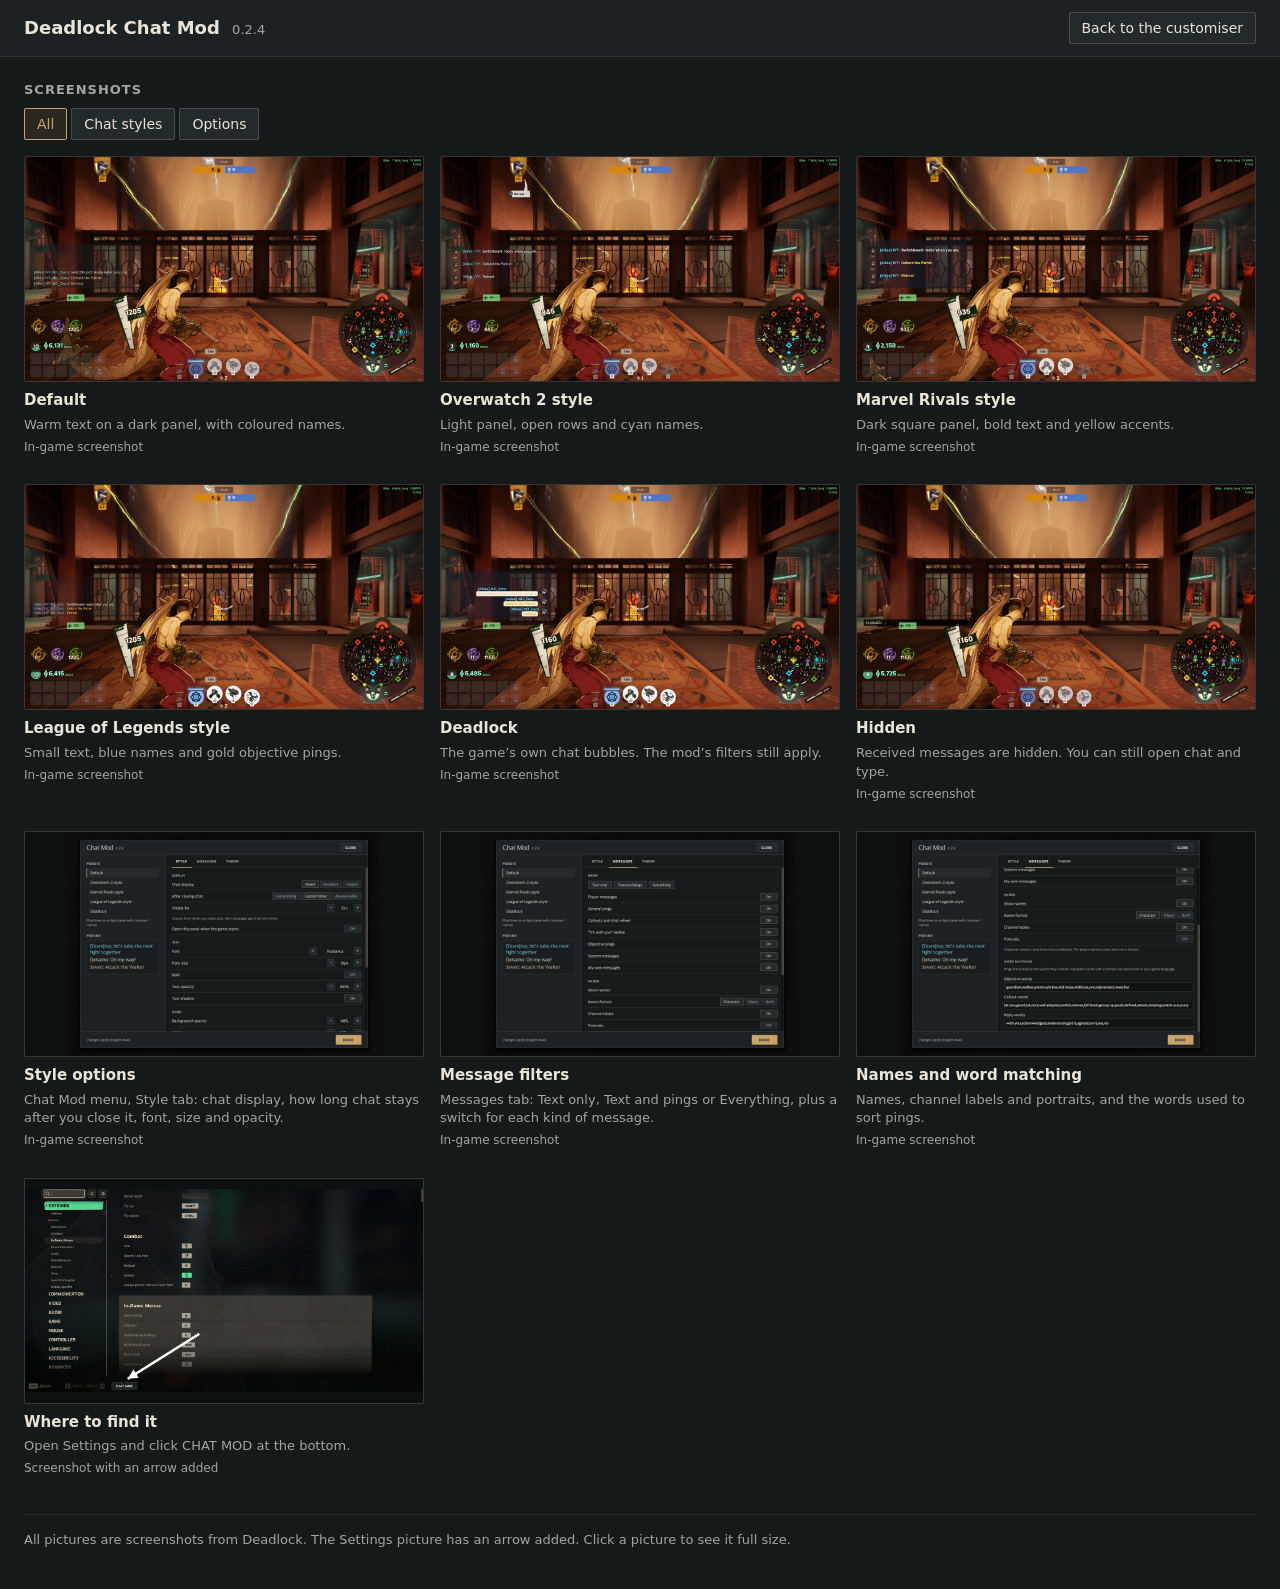
<file: gallery/index.html>
<!doctype html>
<html lang="en-GB">
<head>
  <meta charset="utf-8"><meta name="viewport" content="width=device-width,initial-scale=1">
  <meta name="color-scheme" content="dark">
  <title>Deadlock Chat Mod screenshots</title>
  <link rel="stylesheet" href="style.css"><script src="app.js" defer></script>
</head>
<body>
  <header class="topbar">
    <h1>Deadlock Chat Mod <span class="version" id="version"></span></h1>
    <a class="button" href="/">Back to the customiser</a>
  </header>
  <main>
    <h2 class="heading">Screenshots</h2>
    <div class="filters" role="group" aria-label="Show">
      <button type="button" class="filter" aria-pressed="true" data-filter="all">All</button>
      <button type="button" class="filter" aria-pressed="false" data-filter="styles">Chat styles</button>
      <button type="button" class="filter" aria-pressed="false" data-filter="controls">Options</button>
    </div>
    <section id="gallery" class="grid" aria-label="Screenshots"><p class="hint">Loading…</p></section>
    <p class="hint footnote">All pictures are screenshots from Deadlock. The Settings picture has an arrow added. Click a picture to see it full size.</p>
  </main>
  <dialog id="lightbox" aria-labelledby="picture-title">
    <img id="picture" alt="">
    <div class="picture-info">
      <div><h2 id="picture-title"></h2><p id="picture-caption"></p></div>
      <div class="button-row"><button type="button" class="button" id="previous">Previous</button><button type="button" class="button" id="next">Next</button><button type="button" class="button" id="close">Close</button></div>
    </div>
  </dialog>
</body>
</html>
</file>
<file: gallery/style.css>
@charset "UTF-8";
/* Deadlock Chat Mod - screenshot page. Same palette as the customiser and the in-game panel. */
:root {
  --bg: #15191a; --panel: #1c2224; --raised: #232a2c; --line: #ffffff14; --line-strong: #ffffff2a;
  --text: #e9e4d8; --muted: #9ea7a3; --brass: #c8a46a;
  color-scheme: dark; font-family: "Segoe UI", system-ui, sans-serif; font-size: 14px; line-height: 1.45;
  color: var(--text); background: var(--bg);
}
* { box-sizing: border-box; }
body { margin: 0; min-width: 320px; }
button { font: inherit; color: inherit; }
a { color: var(--brass); }
:focus-visible { outline: 2px solid var(--brass); outline-offset: 2px; }
.topbar { display: flex; flex-wrap: wrap; align-items: center; gap: 8px 24px; padding: 12px 24px; background: var(--panel); border-bottom: 1px solid var(--line); }
.topbar h1 { margin: 0 auto 0 0; font-size: 18px; font-weight: 600; }
.version { margin-left: 6px; font-size: 13px; font-weight: 400; color: var(--muted); }
main { max-width: 1400px; margin: 0 auto; padding: 16px 24px 32px; }
.heading { margin: 8px 0; font-size: 13px; font-weight: 600; letter-spacing: 1px; text-transform: uppercase; color: var(--muted); }
.hint { margin: 8px 0; font-size: 13px; color: var(--muted); }
.footnote { margin-top: 32px; padding-top: 16px; border-top: 1px solid var(--line); }
.button, .filter {
  display: inline-flex; align-items: center; justify-content: center; min-height: 32px; padding: 5px 12px;
  background: var(--raised); border: 1px solid var(--line-strong); border-radius: 2px; color: var(--text);
  text-decoration: none; cursor: pointer;
}
.button:hover, .filter:hover { border-color: #ffffff66; }
.filters { display: flex; flex-wrap: wrap; gap: 4px; margin: 8px 0 16px; }
.filter[aria-pressed="true"] { border-color: var(--brass); color: var(--brass); background: #2a2721; }
.grid { display: grid; grid-template-columns: repeat(auto-fill, minmax(300px, 1fr)); gap: 24px 16px; }
.card { margin: 0; }
.card button { display: block; width: 100%; padding: 0; background: #0d1011; border: 1px solid var(--line-strong); border-radius: 2px; cursor: zoom-in; }
.card button:hover { border-color: var(--brass); }
.card img { display: block; width: 100%; height: auto; aspect-ratio: 16 / 9; object-fit: contain; }
.card h3 { margin: 8px 0 4px; font-size: 15px; font-weight: 600; }
.card p { margin: 0 0 4px; font-size: 13px; color: var(--muted); }
.card .kind { font-size: 12px; }
dialog { max-width: min(96vw, 1800px); max-height: 96vh; padding: 12px; color: var(--text); background: var(--panel); border: 1px solid var(--line-strong); border-radius: 2px; }
dialog::backdrop { background: #000000d9; }
dialog img { display: block; max-width: 100%; max-height: 78vh; margin: 0 auto; object-fit: contain; }
.picture-info { display: flex; flex-wrap: wrap; align-items: flex-start; justify-content: space-between; gap: 8px 16px; padding-top: 12px; }
.picture-info h2 { margin: 0 0 4px; font-size: 16px; }
.picture-info p { margin: 0; font-size: 13px; color: var(--muted); max-width: 70ch; }
.button-row { display: flex; flex-wrap: wrap; gap: 8px; }
@media (max-width: 600px) { .topbar, main { padding-left: 16px; padding-right: 16px; } .grid { grid-template-columns: 1fr; } }
@media (prefers-reduced-motion: reduce) { *, *::before, *::after { transition: none !important; animation: none !important; } }
</file>
